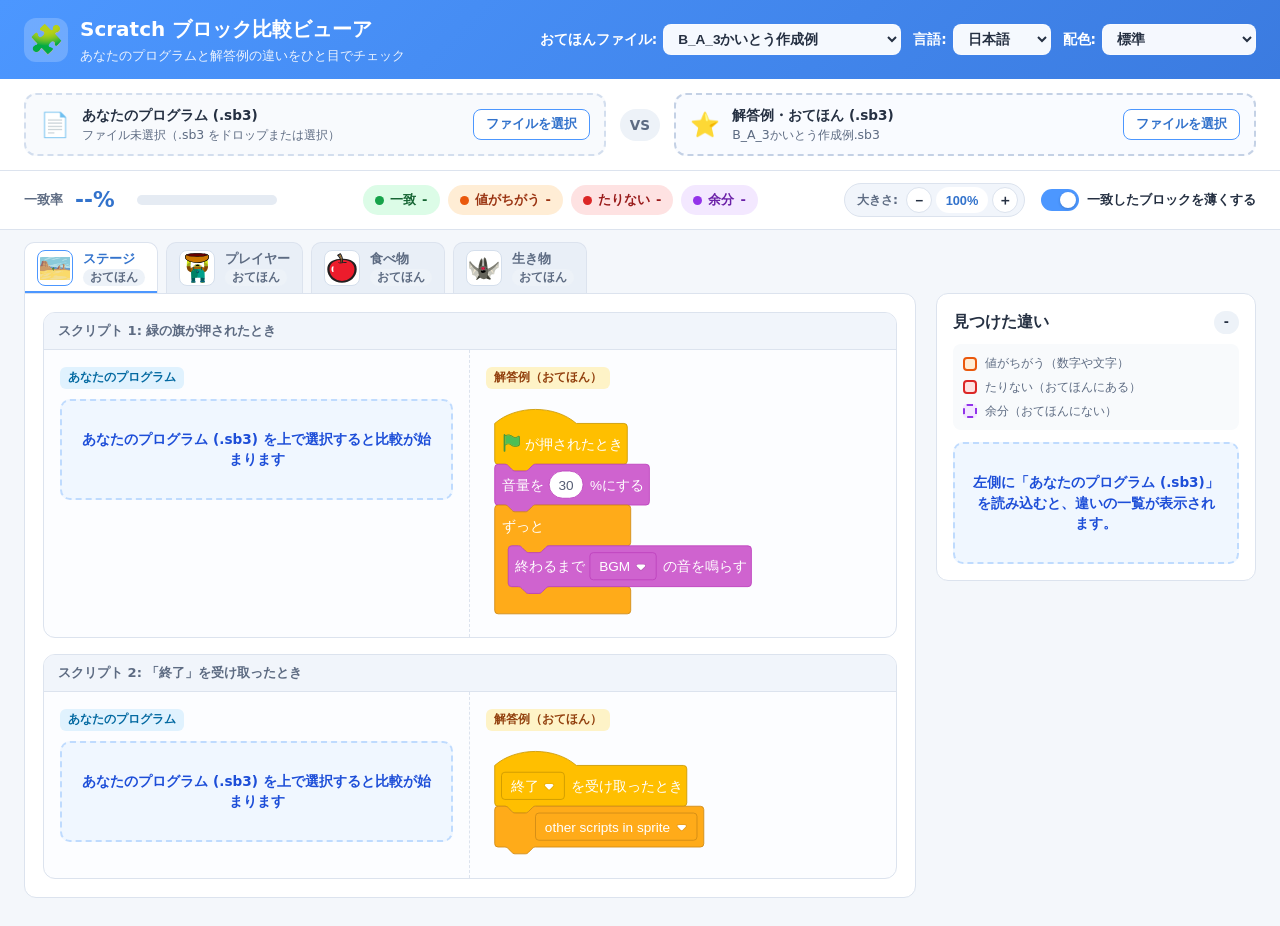
<file: scratch_diff_viewer/index.html>
<!DOCTYPE html>
<html lang="ja">
<head>
  <meta charset="UTF-8" />
  <meta name="viewport" content="width=device-width, initial-scale=1.0" />
  <title>Scratch ブロック比較ビューア</title>
  <link rel="stylesheet" href="styles.css" />
</head>
<body>
  <header class="app-header">
    <div class="header-left">
      <div class="logo-badge">
        <span class="logo-icon">🧩</span>
        <div>
          <h1>Scratch ブロック比較ビューア</h1>
          <p class="subtitle">あなたのプログラムと解答例の違いをひと目でチェック</p>
        </div>
      </div>
    </div>
    <div class="header-controls">
      <div class="control-group model-selector-group">
        <label for="model-select">おてほんファイル:</label>
        <select id="model-select"></select>
        <button type="button" class="btn-header-danger" id="delete-saved-model-btn" title="このマイおてほんを削除" hidden>削除</button>
      </div>
      <label class="control-group">
        <span>言語:</span>
        <select id="lang-select">
          <option value="ja" selected>日本語</option>
          <option value="ja_hira">にほんご</option>
          <option value="en">English</option>
        </select>
      </label>
      <label class="control-group">
        <span>配色:</span>
        <select id="style-select">
          <option value="scratch3" selected>標準</option>
          <option value="scratch3-high-contrast">ハイコントラスト</option>
        </select>
      </label>
    </div>
  </header>

  <section class="upload-bar">
    <div class="drop-zone is-empty" id="student-drop-zone" data-role="student">
      <input type="file" id="student-file-input" accept=".sb3" hidden />
      <div class="drop-icon">📄</div>
      <div class="drop-text">
        <strong>あなたのプログラム (.sb3)</strong>
        <span id="student-file-name">ファイル未選択（.sb3 をドロップまたは選択）</span>
      </div>
      <div class="drop-actions">
        <button type="button" class="btn-icon-clear" id="student-clear-btn" title="選択を解除" hidden>✕</button>
        <button type="button" class="btn-outline" id="student-browse-btn">ファイルを選択</button>
      </div>
    </div>

    <div class="vs-badge">VS</div>

    <div class="drop-zone is-empty" id="model-drop-zone" data-role="model">
      <input type="file" id="model-file-input" accept=".sb3" hidden />
      <div class="drop-icon">⭐</div>
      <div class="drop-text">
        <strong>解答例・おてほん (.sb3)</strong>
        <span id="model-file-name">おてほん未選択</span>
      </div>
      <div class="drop-actions">
        <button type="button" class="btn-save-model" id="save-model-btn" title="このおてほんをブラウザに保存" hidden>★ 保存</button>
        <button type="button" class="btn-outline" id="model-browse-btn">ファイルを選択</button>
      </div>
    </div>
  </section>

  <section class="summary-bar" id="summary-bar">
    <div class="score-box">
      <div class="score-label">一致率</div>
      <div class="score-value-row">
        <span class="score-number" id="match-rate">--%</span>
        <div class="progress-track">
          <div class="progress-fill" id="match-progress" style="width: 0%"></div>
        </div>
      </div>
    </div>

    <div class="stat-pills">
      <div class="stat-pill stat-match">
        <span class="dot"></span>
        <span>一致</span>
        <strong id="count-match">0</strong>
      </div>
      <div class="stat-pill stat-diff-param">
        <span class="dot"></span>
        <span>値がちがう</span>
        <strong id="count-diff-param">0</strong>
      </div>
      <div class="stat-pill stat-missing">
        <span class="dot"></span>
        <span>たりない</span>
        <strong id="count-missing">0</strong>
      </div>
      <div class="stat-pill stat-extra">
        <span class="dot"></span>
        <span>余分</span>
        <strong id="count-extra">0</strong>
      </div>
    </div>

    <div class="view-toggles">
      <div class="zoom-controls" aria-label="ブロックの大きさ">
        <span class="zoom-label">大きさ:</span>
        <button type="button" class="zoom-btn" id="zoom-out-btn" title="小さくする">－</button>
        <button type="button" class="zoom-value-btn" id="zoom-reset-btn" title="100%に戻す">100%</button>
        <button type="button" class="zoom-btn" id="zoom-in-btn" title="大きくする">＋</button>
      </div>
      <label class="toggle-switch">
        <input type="checkbox" id="dim-matched-toggle" checked />
        <span class="toggle-slider"></span>
        <span class="toggle-label">一致したブロックを薄くする</span>
      </label>
    </div>
  </section>

  <nav class="sprite-tabs" id="sprite-tabs"></nav>

  <main class="workspace-layout">
    <section class="comparison-area" id="comparison-area">
      <!-- スクリプトペアがここに動的に描画される -->
    </section>

    <aside class="diff-sidebar" id="diff-sidebar">
      <div class="sidebar-header">
        <h2>見つけた違い</h2>
        <span class="diff-total-badge" id="diff-total-badge">0件</span>
      </div>
      <div class="legend-box">
        <div class="legend-item"><span class="legend-swatch swatch-diff"></span>値がちがう（数字や文字）</div>
        <div class="legend-item"><span class="legend-swatch swatch-missing"></span>たりない（おてほんにある）</div>
        <div class="legend-item"><span class="legend-swatch swatch-extra"></span>余分（おてほんにない）</div>
      </div>
      <ul class="diff-list" id="diff-list"></ul>
    </aside>
  </main>

  <div class="block-tooltip" id="block-tooltip" hidden></div>
  <div class="toast-banner" id="toast-banner" hidden></div>

  <script src="vendor/jszip.min.js"></script>
  <script src="vendor/scratchblocks.min.js"></script>
  <script src="vendor/translations-all.js"></script>
  <script src="src/models-data.js"></script>
  <script src="src/model-storage.js"></script>
  <script src="src/sb3-parser.js"></script>
  <script src="src/diff-engine.js"></script>
  <script src="src/block-renderer.js"></script>
  <script src="src/main.js"></script>
</body>
</html>
</file>
<file: scratch_diff_viewer/styles.css>
:root {
  --scratch-blue: #4c97ff;
  --scratch-blue-dark: #3373cc;
  --bg-page: #f4f7fb;
  --bg-card: #ffffff;
  --border-color: #dce3ee;
  --text-main: #253042;
  --text-muted: #5d6b82;

  --color-match: #16a34a;
  --color-match-bg: #dcfce7;
  --color-diff: #ea580c;
  --color-diff-bg: #ffedd5;
  --color-missing: #dc2626;
  --color-missing-bg: #fee2e2;
  --color-extra: #9333ea;
  --color-extra-bg: #f3e8ff;
}

* {
  box-sizing: border-box;
}

[hidden] {
  display: none !important;
}

body {
  margin: 0;
  font-family: "Hiragino Kaku Gothic ProN", "Yu Gothic UI", "Meiryo", system-ui, -apple-system, sans-serif;
  background: var(--bg-page);
  color: var(--text-main);
  line-height: 1.5;
}

/* Header */
.app-header {
  display: flex;
  flex-wrap: wrap;
  align-items: center;
  justify-content: space-between;
  gap: 16px;
  padding: 14px 24px;
  background: linear-gradient(135deg, #4c97ff 0%, #3b7be0 100%);
  color: #ffffff;
  box-shadow: 0 2px 8px rgba(37, 48, 66, 0.12);
}

.logo-badge {
  display: flex;
  align-items: center;
  gap: 12px;
}

.logo-icon {
  font-size: 28px;
  background: rgba(255, 255, 255, 0.2);
  width: 44px;
  height: 44px;
  border-radius: 12px;
  display: flex;
  align-items: center;
  justify-content: center;
}

.app-header h1 {
  margin: 0;
  font-size: 1.25rem;
  font-weight: 700;
}

.subtitle {
  margin: 2px 0 0;
  font-size: 0.8rem;
  opacity: 0.9;
}

.header-controls {
  display: flex;
  flex-wrap: wrap;
  align-items: center;
  gap: 12px;
}

.control-group {
  display: flex;
  align-items: center;
  gap: 6px;
  font-size: 0.85rem;
  font-weight: 600;
}

.control-group select {
  padding: 6px 10px;
  border-radius: 8px;
  border: 1px solid rgba(255, 255, 255, 0.35);
  background: rgba(255, 255, 255, 0.95);
  color: var(--text-main);
  font-size: 0.85rem;
  font-weight: 600;
  cursor: pointer;
}

.model-selector-group select {
  min-width: 185px;
  max-width: 260px;
}

.btn-header-danger {
  padding: 5px 10px;
  border-radius: 8px;
  border: 1px solid rgba(255, 255, 255, 0.55);
  background: rgba(220, 38, 38, 0.88);
  color: #ffffff;
  font-size: 0.78rem;
  font-weight: 700;
  cursor: pointer;
  white-space: nowrap;
}

.btn-header-danger:hover {
  background: #b91c1c;
}

/* Upload Bar */
.upload-bar {
  display: grid;
  grid-template-columns: 1fr auto 1fr;
  align-items: center;
  gap: 14px;
  padding: 14px 24px;
  background: #ffffff;
  border-bottom: 1px solid var(--border-color);
}

.drop-zone {
  display: flex;
  align-items: center;
  gap: 12px;
  padding: 10px 14px;
  border: 2px dashed #c4d1e5;
  border-radius: 12px;
  background: #f9fbff;
  transition: border-color 0.2s, background 0.2s;
  cursor: pointer;
}

.drop-zone:hover,
.drop-zone.drag-over {
  border-color: var(--scratch-blue);
  background: #eef5ff;
}

.drop-zone.is-empty {
  background: #f8fafd;
  border-color: #d3deee;
}

.drop-actions {
  display: flex;
  align-items: center;
  gap: 6px;
  flex-shrink: 0;
}

.btn-save-model {
  padding: 6px 10px;
  border-radius: 8px;
  border: 1px solid #f59e0b;
  background: #fffbeb;
  color: #b45309;
  font-size: 0.78rem;
  font-weight: 700;
  cursor: pointer;
  white-space: nowrap;
}

.btn-save-model:hover {
  background: #fef3c7;
}

.btn-icon-clear {
  width: 28px;
  height: 28px;
  border-radius: 8px;
  border: 1px solid var(--border-color);
  background: #ffffff;
  color: var(--text-muted);
  font-size: 0.82rem;
  font-weight: 700;
  cursor: pointer;
  display: inline-flex;
  align-items: center;
  justify-content: center;
}

.btn-icon-clear:hover {
  background: #fee2e2;
  color: #b91c1c;
  border-color: #fca5a5;
}

.drop-icon {
  font-size: 24px;
}

.drop-text {
  flex: 1;
  min-width: 0;
  display: flex;
  flex-direction: column;
}

.drop-text strong {
  font-size: 0.85rem;
  color: var(--text-main);
}

.drop-text span {
  font-size: 0.78rem;
  color: var(--text-muted);
  white-space: nowrap;
  overflow: hidden;
  text-overflow: ellipsis;
}

.btn-outline {
  padding: 6px 12px;
  border-radius: 8px;
  border: 1px solid var(--scratch-blue);
  background: #ffffff;
  color: var(--scratch-blue-dark);
  font-size: 0.8rem;
  font-weight: 700;
  cursor: pointer;
  white-space: nowrap;
}

.btn-outline:hover {
  background: #eef5ff;
}

.vs-badge {
  font-weight: 800;
  font-size: 0.85rem;
  color: var(--text-muted);
  background: #edf2f8;
  padding: 6px 10px;
  border-radius: 999px;
}

/* Summary Bar */
.summary-bar {
  display: flex;
  flex-wrap: wrap;
  align-items: center;
  justify-content: space-between;
  gap: 16px;
  padding: 12px 24px;
  background: #ffffff;
  border-bottom: 1px solid var(--border-color);
}

.score-box {
  display: flex;
  align-items: center;
  gap: 12px;
}

.score-label {
  font-size: 0.82rem;
  font-weight: 700;
  color: var(--text-muted);
}

.score-value-row {
  display: flex;
  align-items: center;
  gap: 10px;
}

.score-number {
  font-size: 1.35rem;
  font-weight: 800;
  color: var(--scratch-blue-dark);
  min-width: 52px;
}

.progress-track {
  width: 140px;
  height: 10px;
  background: #e5ebf3;
  border-radius: 999px;
  overflow: hidden;
}

.progress-fill {
  height: 100%;
  background: linear-gradient(90deg, #4c97ff, #16a34a);
  border-radius: 999px;
  transition: width 0.35s ease;
}

.stat-pills {
  display: flex;
  flex-wrap: wrap;
  gap: 8px;
}

.stat-pill {
  display: inline-flex;
  align-items: center;
  gap: 6px;
  padding: 5px 12px;
  border-radius: 999px;
  font-size: 0.82rem;
  font-weight: 600;
}

.stat-pill .dot {
  width: 9px;
  height: 9px;
  border-radius: 50%;
}

.stat-match {
  background: var(--color-match-bg);
  color: #166534;
}
.stat-match .dot { background: var(--color-match); }

.stat-diff-param {
  background: var(--color-diff-bg);
  color: #9a3412;
}
.stat-diff-param .dot { background: var(--color-diff); }

.stat-missing {
  background: var(--color-missing-bg);
  color: #991b1b;
}
.stat-missing .dot { background: var(--color-missing); }

.stat-extra {
  background: var(--color-extra-bg);
  color: #6b21a8;
}
.stat-extra .dot { background: var(--color-extra); }

/* View Toggles & Zoom Controls */
.view-toggles {
  display: flex;
  flex-wrap: wrap;
  align-items: center;
  gap: 16px;
}

.zoom-controls {
  display: inline-flex;
  align-items: center;
  gap: 4px;
  padding: 3px 6px;
  background: #f1f5fb;
  border: 1px solid var(--border-color);
  border-radius: 999px;
}

.zoom-label {
  font-size: 0.78rem;
  font-weight: 700;
  color: var(--text-muted);
  padding: 0 4px 0 6px;
}

.zoom-btn,
.zoom-value-btn {
  border: 1px solid transparent;
  background: #ffffff;
  color: var(--text-main);
  font-weight: 700;
  cursor: pointer;
  border-radius: 999px;
  transition: background 0.15s, border-color 0.15s;
}

.zoom-btn {
  width: 26px;
  height: 26px;
  display: inline-flex;
  align-items: center;
  justify-content: center;
  font-size: 0.9rem;
  line-height: 1;
  border-color: var(--border-color);
}

.zoom-value-btn {
  min-width: 52px;
  height: 26px;
  padding: 0 8px;
  font-size: 0.8rem;
  color: var(--scratch-blue-dark);
}

.zoom-btn:hover:not(:disabled),
.zoom-value-btn:hover {
  background: #e6effc;
  border-color: var(--scratch-blue);
}

.zoom-btn:disabled {
  opacity: 0.4;
  cursor: not-allowed;
}

/* Toggle Switch */
.toggle-switch {
  display: inline-flex;
  align-items: center;
  gap: 8px;
  cursor: pointer;
  font-size: 0.84rem;
  font-weight: 600;
  user-select: none;
}

.toggle-switch input {
  display: none;
}

.toggle-slider {
  position: relative;
  width: 38px;
  height: 22px;
  background: #cbd5e1;
  border-radius: 999px;
  transition: background 0.2s;
}

.toggle-slider::after {
  content: "";
  position: absolute;
  top: 3px;
  left: 3px;
  width: 16px;
  height: 16px;
  background: #ffffff;
  border-radius: 50%;
  transition: transform 0.2s;
  box-shadow: 0 1px 3px rgba(0, 0, 0, 0.2);
}

.toggle-switch input:checked + .toggle-slider {
  background: var(--scratch-blue);
}

.toggle-switch input:checked + .toggle-slider::after {
  transform: translateX(16px);
}

/* Sprite Tabs */
.sprite-tabs {
  display: flex;
  flex-wrap: wrap;
  gap: 8px;
  padding: 12px 24px 0;
}

.sprite-tab {
  display: inline-flex;
  align-items: center;
  gap: 10px;
  padding: 7px 12px;
  border: 1px solid var(--border-color);
  border-bottom: none;
  border-radius: 10px 10px 0 0;
  background: #e9eff7;
  color: var(--text-muted);
  font-size: 0.86rem;
  font-weight: 700;
  cursor: pointer;
  text-align: left;
}

.sprite-thumb-box {
  width: 36px;
  height: 36px;
  border-radius: 8px;
  background: #ffffff;
  border: 1px solid #d5dfec;
  display: flex;
  align-items: center;
  justify-content: center;
  flex-shrink: 0;
  overflow: hidden;
  padding: 2px;
}

.sprite-tab.active .sprite-thumb-box {
  border-color: var(--scratch-blue);
}

.sprite-thumb-img {
  width: 100%;
  height: 100%;
  object-fit: contain;
}

.sprite-thumb-fallback {
  font-size: 20px;
  line-height: 1;
}

.sprite-tab-meta {
  display: flex;
  flex-direction: column;
  align-items: flex-start;
  gap: 2px;
}

.sprite-tab-name {
  font-size: 0.84rem;
  line-height: 1.2;
}

.sprite-tab.active {
  background: #ffffff;
  color: var(--scratch-blue-dark);
  border-color: var(--border-color);
  box-shadow: 0 -2px 0 var(--scratch-blue) inset;
}

.sprite-tab-badge {
  font-size: 0.72rem;
  padding: 1px 7px;
  border-radius: 999px;
  font-weight: 800;
}

.sprite-tab-badge.has-diff {
  background: var(--color-diff-bg);
  color: var(--color-diff);
}

.sprite-tab-badge.all-ok {
  background: var(--color-match-bg);
  color: var(--color-match);
}

.sprite-tab-badge.preview-only {
  background: #edf2f8;
  color: var(--text-muted);
}

/* Workspace Layout */
.workspace-layout {
  display: grid;
  grid-template-columns: 1fr 320px;
  gap: 20px;
  padding: 0 24px 28px;
  align-items: start;
}

.comparison-area {
  display: flex;
  flex-direction: column;
  gap: 16px;
  background: #ffffff;
  border: 1px solid var(--border-color);
  border-radius: 0 12px 12px 12px;
  padding: 18px;
  min-width: 0;
  min-height: 460px;
}

.script-pair-card {
  border: 1px solid var(--border-color);
  border-radius: 12px;
  overflow: hidden;
  background: #fcfdff;
}

.script-pair-header {
  display: flex;
  align-items: center;
  justify-content: space-between;
  padding: 8px 14px;
  background: #f1f5fb;
  border-bottom: 1px solid var(--border-color);
  font-size: 0.82rem;
  font-weight: 700;
  color: var(--text-muted);
}

.script-columns {
  display: grid;
  grid-template-columns: 1fr 1fr;
}

.script-col {
  min-width: 0;
  padding: 14px 16px;
  overflow-x: auto;
}

.script-col:first-child {
  border-right: 1px dashed var(--border-color);
}

.col-label {
  display: inline-block;
  font-size: 0.74rem;
  font-weight: 800;
  padding: 2px 8px;
  border-radius: 6px;
  margin-bottom: 10px;
}

.col-label.student {
  background: #e0f2fe;
  color: #0369a1;
}

.col-label.model {
  background: #fef3c7;
  color: #92400e;
}

.empty-script-placeholder {
  padding: 28px 16px;
  border: 2px dashed #f5b8b8;
  border-radius: 10px;
  background: #fff5f5;
  color: #b91c1c;
  font-size: 0.85rem;
  font-weight: 700;
  text-align: center;
}

.preview-hint-placeholder {
  padding: 28px 16px;
  border: 2px dashed #bfdbfe;
  border-radius: 10px;
  background: #f0f7ff;
  color: #1d4ed8;
  font-size: 0.85rem;
  font-weight: 700;
  text-align: center;
}

/* SVG Diff Styling */
.svg-container svg {
  display: block;
  max-width: none;
  height: auto;
  overflow: visible;
}

.comparison-area.preview-mode .diff-block-match > path,
.comparison-area.preview-mode .diff-block-match > text,
.comparison-area.preview-mode .diff-block-match > g:not(.diff-script-group) {
  opacity: 1;
}

.dim-matched .diff-block-match > path,
.dim-matched .diff-block-match > text,
.dim-matched .diff-block-match > g:not(.diff-script-group) {
  opacity: 0.38;
  transition: opacity 0.2s;
}

.dim-matched .diff-block-match:hover > path,
.dim-matched .diff-block-match:hover > text,
.dim-matched .diff-block-match:hover > g:not(.diff-script-group) {
  opacity: 0.92;
}

.diff-overlay-rect {
  pointer-events: none;
  transition: stroke-width 0.15s, opacity 0.15s;
}

.diff-overlay-diff_param {
  fill: rgba(234, 88, 12, 0.12);
  stroke: #ea580c;
  stroke-width: 3px;
}

.diff-overlay-missing {
  fill: rgba(220, 38, 38, 0.12);
  stroke: #dc2626;
  stroke-width: 3px;
}

.diff-overlay-extra {
  fill: rgba(147, 51, 234, 0.12);
  stroke: #9333ea;
  stroke-width: 3px;
  stroke-dasharray: 6 4;
}

.diff-linked-active .diff-overlay-rect {
  stroke-width: 5px;
  filter: drop-shadow(0 0 6px rgba(76, 151, 255, 0.85));
}

.diff-pulse {
  animation: pulseHighlight 1.2s ease-in-out 2;
}

@keyframes pulseHighlight {
  0%, 100% { filter: drop-shadow(0 0 0 rgba(234, 88, 12, 0)); }
  50% { filter: drop-shadow(0 0 12px rgba(234, 88, 12, 0.95)); }
}

.diff-pill-bg {
  rx: 8;
  ry: 8;
}

.diff-pill-text {
  font-family: "Hiragino Kaku Gothic ProN", "Yu Gothic UI", sans-serif;
  font-size: 11px;
  font-weight: 800;
  fill: #ffffff;
  pointer-events: none;
}

/* Diff Sidebar */
.diff-sidebar {
  background: #ffffff;
  border: 1px solid var(--border-color);
  border-radius: 12px;
  padding: 16px;
  position: sticky;
  top: 16px;
  max-height: calc(100vh - 32px);
  overflow-y: auto;
}

.sidebar-header {
  display: flex;
  align-items: center;
  justify-content: space-between;
  margin-bottom: 10px;
}

.sidebar-header h2 {
  margin: 0;
  font-size: 1rem;
}

.diff-total-badge {
  background: #edf2f8;
  color: var(--text-main);
  font-size: 0.78rem;
  font-weight: 800;
  padding: 2px 10px;
  border-radius: 999px;
}

.legend-box {
  display: flex;
  flex-direction: column;
  gap: 5px;
  padding: 10px;
  background: #f8fafc;
  border-radius: 8px;
  margin-bottom: 12px;
  font-size: 0.78rem;
  color: var(--text-muted);
}

.legend-item {
  display: flex;
  align-items: center;
  gap: 8px;
}

.legend-swatch {
  width: 14px;
  height: 14px;
  border-radius: 4px;
  display: inline-block;
}

.swatch-diff { background: var(--color-diff-bg); border: 2px solid var(--color-diff); }
.swatch-missing { background: var(--color-missing-bg); border: 2px solid var(--color-missing); }
.swatch-extra { background: var(--color-extra-bg); border: 2px dashed var(--color-extra); }

.diff-list {
  list-style: none;
  margin: 0;
  padding: 0;
  display: flex;
  flex-direction: column;
  gap: 8px;
}

.diff-item {
  padding: 10px 12px;
  border-radius: 10px;
  border: 1px solid var(--border-color);
  cursor: pointer;
  transition: transform 0.12s, box-shadow 0.12s;
  font-size: 0.82rem;
}

.diff-item:hover {
  transform: translateY(-1px);
  box-shadow: 0 3px 10px rgba(37, 48, 66, 0.08);
}

.diff-item.type-diff_param { border-left: 4px solid var(--color-diff); background: #fffaf5; }
.diff-item.type-missing { border-left: 4px solid var(--color-missing); background: #fff6f6; }
.diff-item.type-extra { border-left: 4px solid var(--color-extra); background: #fbf6ff; }

.diff-item-tag {
  display: inline-block;
  font-size: 0.7rem;
  font-weight: 800;
  padding: 1px 7px;
  border-radius: 999px;
  margin-bottom: 4px;
}

.type-diff_param .diff-item-tag { background: var(--color-diff-bg); color: #9a3412; }
.type-missing .diff-item-tag { background: var(--color-missing-bg); color: #991b1b; }
.type-extra .diff-item-tag { background: var(--color-extra-bg); color: #6b21a8; }

.diff-item-title {
  font-weight: 700;
  color: var(--text-main);
}

.diff-item-detail {
  margin-top: 3px;
  font-size: 0.77rem;
  color: var(--text-muted);
}

.diff-empty-ok {
  padding: 20px 12px;
  text-align: center;
  background: var(--color-match-bg);
  color: #166534;
  border-radius: 10px;
  font-weight: 700;
  font-size: 0.88rem;
}

/* Floating Tooltip */
.block-tooltip {
  position: fixed;
  z-index: 1000;
  max-width: 280px;
  padding: 8px 12px;
  border-radius: 8px;
  background: #1e293b;
  color: #ffffff;
  font-size: 0.78rem;
  line-height: 1.45;
  box-shadow: 0 6px 18px rgba(0, 0, 0, 0.22);
  pointer-events: none;
}

.toast-banner {
  position: fixed;
  bottom: 20px;
  right: 24px;
  z-index: 1100;
  padding: 10px 16px;
  border-radius: 10px;
  background: #1e293b;
  color: #ffffff;
  font-size: 0.84rem;
  font-weight: 700;
  box-shadow: 0 6px 20px rgba(15, 23, 42, 0.25);
}

@media (max-width: 1024px) {
  .workspace-layout {
    grid-template-columns: 1fr;
  }
  .diff-sidebar {
    position: static;
    max-height: none;
  }
}

@media (max-width: 768px) {
  .upload-bar {
    grid-template-columns: 1fr;
  }
  .vs-badge {
    justify-self: center;
  }
  .script-columns {
    grid-template-columns: 1fr;
  }
  .script-col:first-child {
    border-right: none;
    border-bottom: 1px dashed var(--border-color);
  }
}
</file>
